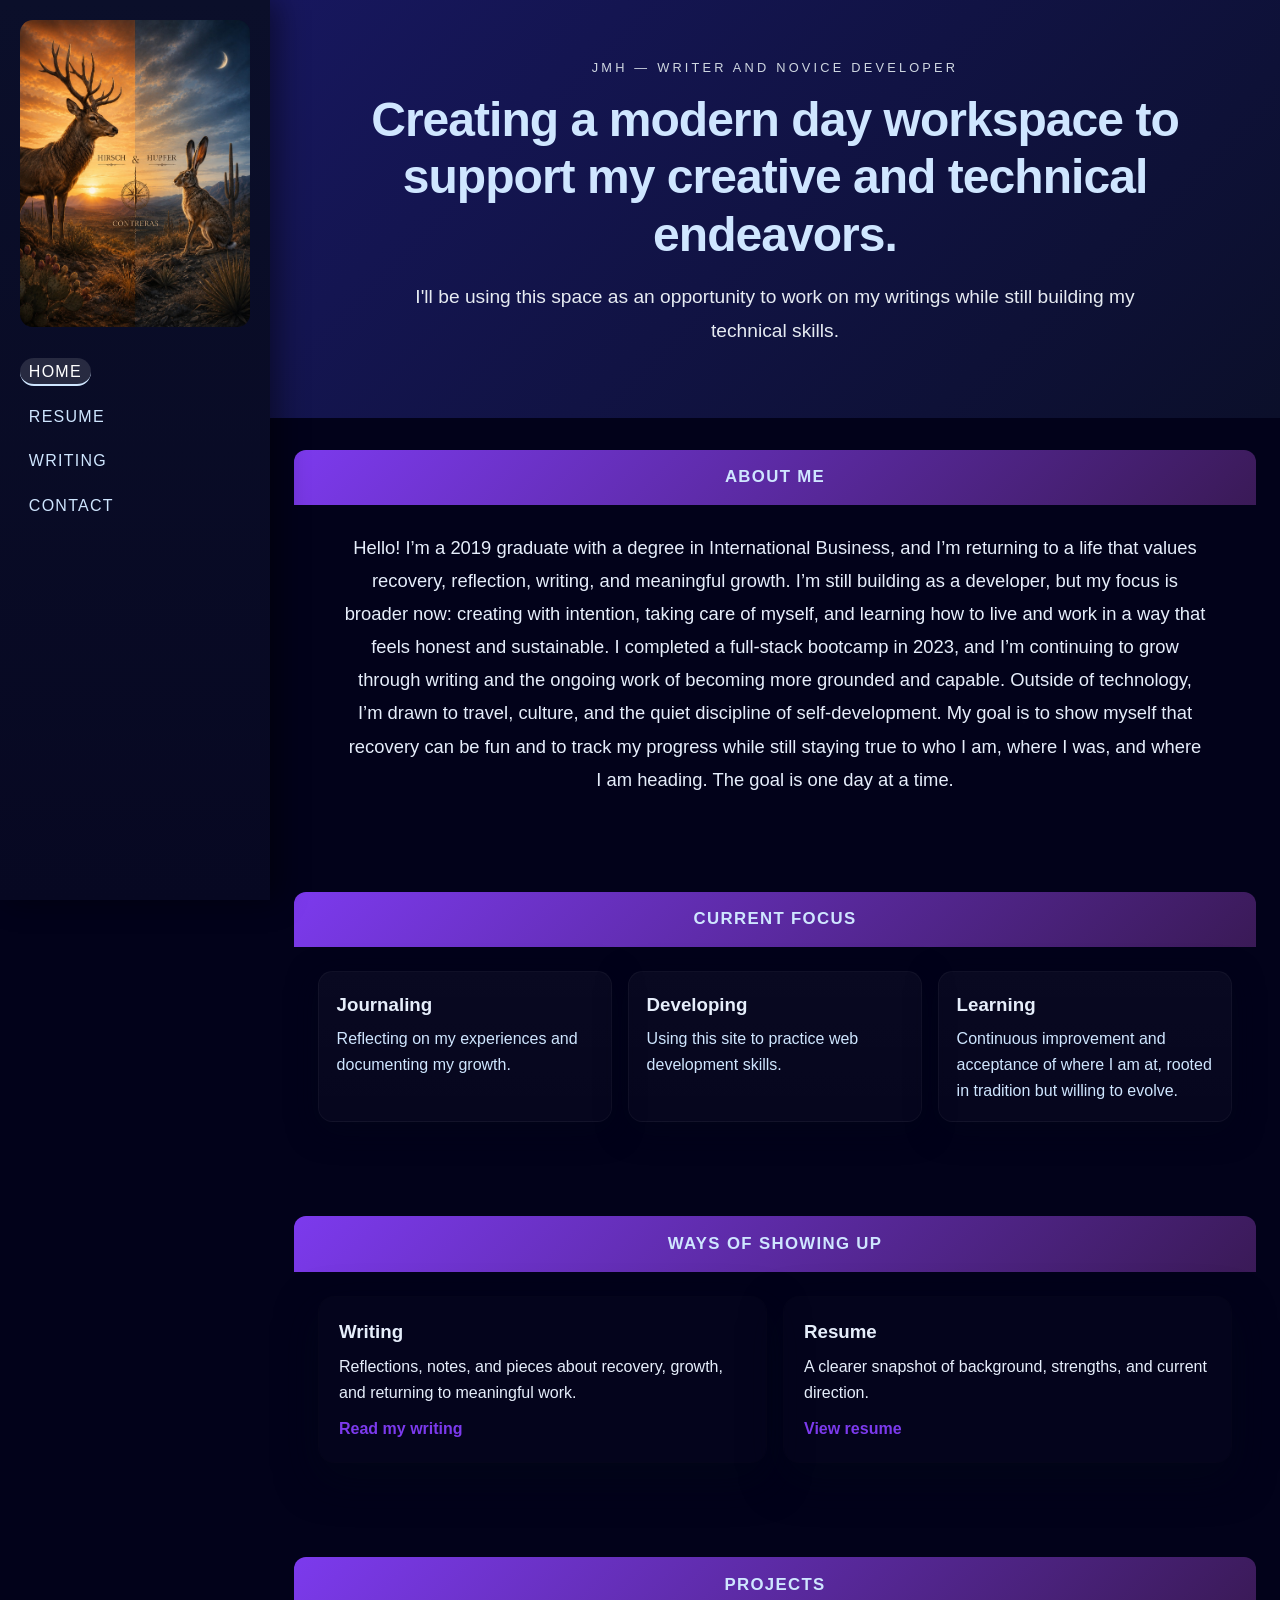
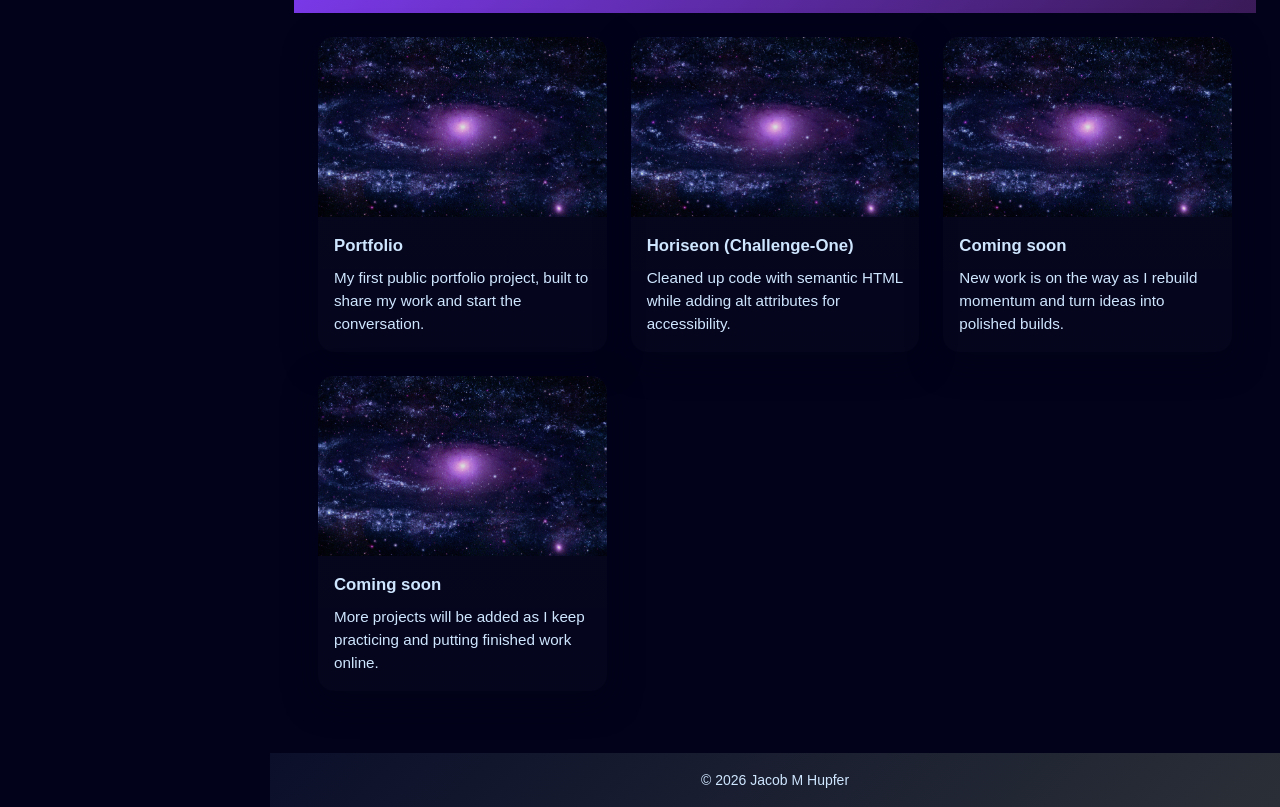
<file: index.html>
<!DOCTYPE html>
<html lang="en">

<head>
    <meta charset="UTF-8">
    <meta name="viewport" content="width=device-width, initial-scale=1.0">
    <meta name="description" content="Portfolio of Jacob M Hupfer — developer returning to software through independent projects.">
    <link rel="stylesheet" href="assets/css/style.css">
    <link rel="stylesheet" href="https://maxcdn.bootstrapcdn.com/font-awesome/4.4.0/css/font-awesome.min.css">
    <title>Jacob M Hupfer | Portfolio</title>
</head>

<body>
    <nav class="navbar" aria-label="Main navigation">
        <button class="menu-toggle" type="button" aria-expanded="false" aria-controls="navbar-menu" aria-label="Toggle navigation">
            <span></span>
            <span></span>
            <span></span>
        </button>
        <img src="assets/images/Profile Photo.jpg" alt="Jacob M Hupfer" width="230" height="300">
        <ul class="navbar-items" id="navbar-menu">
            <li><a class="active" href="index.html">Home</a></li>
            <li><a href="resume.html">Resume</a></li>
            <li><a href="writing.html">Writing</a></li>
            <li><a href="contact.html">Contact</a></li>
        </ul>
    </nav>

    <div class="page-content">
        <header class="site-header">
            <div class="hero-content">
                <p class="eyebrow">JMH — Writer and Novice Developer</p>
                <h1>Creating a modern day workspace to support my creative and technical endeavors.</h1>
                <p class="hero-copy">I'll be using this space as an opportunity to work on my writings while still building my technical skills.</p>
            </div>
        </header>

        <main>
            <section class="biography fade-in">
                <h2 id="bio">About Me</h2>
                <p>
                    Hello! I’m a 2019 graduate with a degree in International Business, and I’m returning to a life that values recovery, reflection, writing, and meaningful growth.
                    I’m still building as a developer, but my focus is broader now: creating with intention, taking care of
                    myself, and learning how to live and work in a way that feels honest and sustainable. I completed a
                    full-stack bootcamp in 2023, and I’m continuing to grow through writing and the
                    ongoing work of becoming more grounded and capable. Outside of technology, I’m drawn to travel,
                    culture, and the quiet discipline of self-development. My goal is to show myself that recovery can be fun and to 
                    track my progress while still staying true to who I am, where I was, and where I am heading. The goal is one day 
                    at a time. 
                </p>
            </section>

            <section class="focus-section fade-in">
                <h2 id="focus">Current Focus</h2>
                <div class="focus-grid">
                        <article class="focus-card">
                            <h3>Journaling</h3>
                            <p>Reflecting on my experiences and documenting my growth.</p>
                        </article>
                        <article class="focus-card">
                            <h3>Developing</h3>
                            <p>Using this site to practice web development skills.</p>
                        </article>
                        <article class="focus-card">
                            <h3>Learning</h3>
                            <p>Continuous improvement and acceptance of where I am at, rooted in tradition but willing to evolve.</p>
                        </article>
                </div>
            </section>

            <section class="path-section fade-in" id="showing-up">
                <h2>Ways of Showing Up</h2>
                <div class="path-grid">
                    <article class="path-card">
                        <h3>Writing</h3>
                        <p>Reflections, notes, and pieces about recovery, growth, and returning to meaningful work.</p>
                        <a class="text-link" href="writing.html">Read my writing</a>
                    </article>
                    <article class="path-card">
                        <h3>Resume</h3>
                        <p>A clearer snapshot of background, strengths, and current direction.</p>
                        <a class="text-link" href="resume.html">View resume</a>
                    </article>
                </div>
            </section>

            <section class="projects fade-in">
                <h2 id="projects">Projects</h2>
                <div class="project-grid">
                    <article class="card">
                        <a href="https://jmhupfer.github.io/Challenge-02/" target="_blank" rel="noopener noreferrer">
                            <img src="assets/images/Andromeda.jpg" alt="Screenshot of portfolio project">
                        </a>
                        <div class="card-body">
                            <h3>Portfolio</h3>
                            <p>My first public portfolio project, built to share my work and start the conversation.</p>
                        </div>
                    </article>

                    <article class="card">
                        <a href="https://jmhupfer.github.io/Challenge-One/" target="_blank" rel="noopener noreferrer">
                            <img src="assets/images/Andromeda.jpg" alt="Screenshot of Horiseon project">
                        </a>
                        <div class="card-body">
                            <h3>Horiseon (Challenge-One)</h3>
                            <p>Cleaned up code with semantic HTML while adding alt attributes for accessibility.</p>
                        </div>
                    </article>

                    <article class="card">
                        <img src="assets/images/Andromeda.jpg" alt="Placeholder for upcoming project">
                        <div class="card-body">
                            <h3>Coming soon</h3>
                            <p>New work is on the way as I rebuild momentum and turn ideas into polished builds.</p>
                        </div>
                    </article>

                    <article class="card">
                        <img src="assets/images/Andromeda.jpg" alt="Placeholder for upcoming project">
                        <div class="card-body">
                            <h3>Coming soon</h3>
                            <p>More projects will be added as I keep practicing and putting finished work online.</p>
                        </div>
                    </article>
                </div>
            </section>

        </main>

        <footer class="site-footer">
            <p>&copy; <span id="year"></span> Jacob M Hupfer</p>
        </footer>
    </div>

    <script>
        const reveals = document.querySelectorAll('.fade-in');
        const observer = new IntersectionObserver((entries) => {
            entries.forEach((entry) => {
                if (entry.isIntersecting) {
                    entry.target.classList.add('visible');
                    observer.unobserve(entry.target);
                }
            });
        }, { threshold: 0.15 });

        reveals.forEach((element) => observer.observe(element));
        document.getElementById('year').textContent = new Date().getFullYear();

        const menuToggle = document.querySelector('.menu-toggle');
        const navbarMenu = document.getElementById('navbar-menu');

        const setMenuState = (isOpen) => {
            if (!menuToggle || !navbarMenu) return;
            navbarMenu.classList.toggle('is-open', isOpen);
            menuToggle.setAttribute('aria-expanded', String(isOpen));
        };

        if (menuToggle && navbarMenu) {
            menuToggle.addEventListener('click', () => {
                const isOpen = !navbarMenu.classList.contains('is-open');
                setMenuState(isOpen);
            });

            window.addEventListener('resize', () => {
                if (window.innerWidth > 768) {
                    setMenuState(false);
                }
            });

            if (window.innerWidth > 768) {
                setMenuState(false);
            }
        }
    </script>
</body>

</html>
</file>
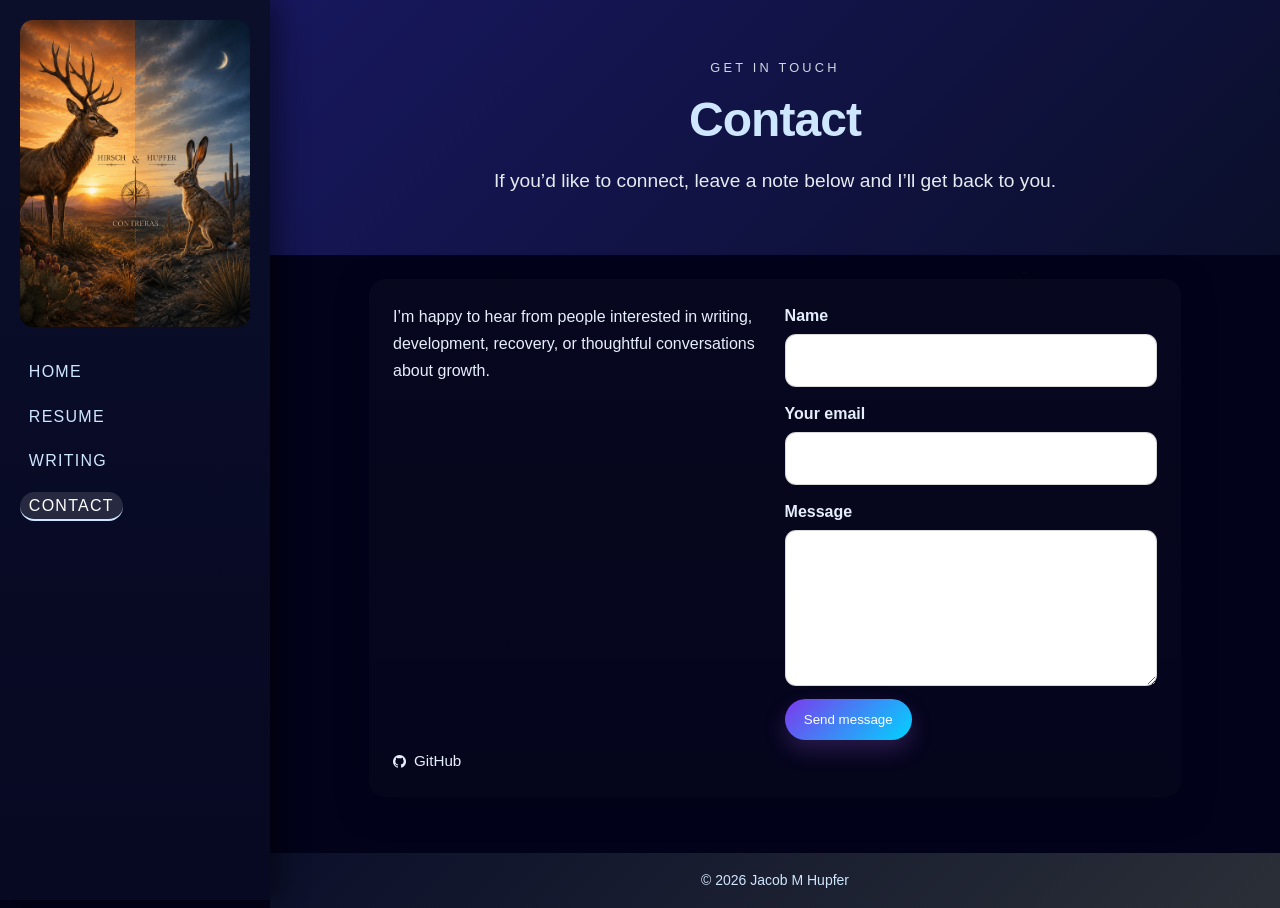
<file: contact.html>
<!DOCTYPE html>
<html lang="en">
<head>
    <meta charset="UTF-8">
    <meta name="viewport" content="width=device-width, initial-scale=1.0">
    <title>Contact | Jacob M Hupfer</title>
    <link rel="stylesheet" href="assets/css/style.css">
    <link rel="stylesheet" href="https://maxcdn.bootstrapcdn.com/font-awesome/4.4.0/css/font-awesome.min.css">
</head>
<body>
    <nav class="navbar" aria-label="Main navigation">
        <button class="menu-toggle" type="button" aria-expanded="false" aria-controls="navbar-menu" aria-label="Toggle navigation">
            <span></span>
            <span></span>
            <span></span>
        </button>
        <img src="assets/images/Profile Photo.jpg" alt="Jacob M Hupfer" width="230" height="300">
        <ul class="navbar-items" id="navbar-menu">
            <li><a href="index.html">Home</a></li>
            <li><a href="resume.html">Resume</a></li>
            <li><a href="writing.html">Writing</a></li>
            <li><a class="active" href="contact.html">Contact</a></li>
        </ul>
    </nav>

    <div class="page-content">
        <header class="site-header subpage-hero">
            <div class="hero-content">
                <p class="eyebrow">Get in touch</p>
                <h1>Contact</h1>
                <p class="hero-copy">If you’d like to connect, leave a note below and I’ll get back to you.</p>
            </div>
        </header>

        <main class="subpage-content">
            <section class="contact-shell">
                <div class="contact-details">
                    <p class="contact-intro">I’m happy to hear from people interested in writing, development, recovery, or thoughtful conversations about growth.</p>
                    <ul class="contact-links">
                        <li><i class="fa fa-github" aria-hidden="true"></i><a href="https://github.com/JMHupfer" target="_blank" rel="noopener noreferrer">GitHub</a></li>
                    </ul>
                </div>

                <form class="contact-form" id="contact-form" novalidate>
                    <div class="form-row">
                        <label for="name">Name</label>
                        <input id="name" name="name" type="text" required autocomplete="name">
                    </div>

                    <div class="form-row">
                        <label for="email">Your email</label>
                        <input id="email" name="email" type="email" required autocomplete="email">
                    </div>

                    <div class="form-row">
                        <label for="message">Message</label>
                        <textarea id="message" name="message" rows="5" required></textarea>
                    </div>

                    <button class="button primary" type="submit">Send message</button>
                    <p class="form-status" id="form-status" role="status" aria-live="polite"></p>
                </form>
            </section>
        </main>

        <footer class="site-footer">
            <p>&copy; 2026 Jacob M Hupfer</p>
        </footer>
    </div>

    <script>
        const menuToggle = document.querySelector('.menu-toggle');
        const navbarMenu = document.getElementById('navbar-menu');

        if (menuToggle && navbarMenu) {
            menuToggle.addEventListener('click', () => {
                const isOpen = navbarMenu.classList.toggle('is-open');
                menuToggle.setAttribute('aria-expanded', String(isOpen));
            });

            document.querySelectorAll('.navbar-items a').forEach((link) => {
                link.addEventListener('click', () => {
                    if (window.innerWidth <= 768) {
                        navbarMenu.classList.remove('is-open');
                        menuToggle.setAttribute('aria-expanded', 'false');
                    }
                });
            });
        }

        const form = document.getElementById('contact-form');
        const statusMessage = document.getElementById('form-status');

        form.addEventListener('submit', async (event) => {
            event.preventDefault();

            const name = document.getElementById('name').value.trim();
            const senderEmail = document.getElementById('email').value.trim();
            const message = document.getElementById('message').value.trim();

            if (!name || !senderEmail || !message) {
                statusMessage.textContent = 'Please fill in each field before sending.';
                statusMessage.className = 'form-status error';
                return;
            }

            statusMessage.textContent = 'Sending your message...';
            statusMessage.className = 'form-status';

            const formData = new FormData(form);
            formData.set('_subject', `Portfolio contact from ${name}`);
            formData.set('_captcha', 'false');
            formData.set('_template', 'table');

            try {
                const response = await fetch('https://formsubmit.co/ajax/jacobhupfer@gmail.com', {
                    method: 'POST',
                    body: formData
                });

                if (!response.ok) {
                    throw new Error('Unable to send message');
                }

                form.reset();
                statusMessage.textContent = 'Thanks! Your message has been sent.';
                statusMessage.className = 'form-status success';
            } catch (error) {
                statusMessage.textContent = 'Sorry, that did not go through. Please try again later.';
                statusMessage.className = 'form-status error';
            }
        });
    </script>
</body>
</html>
</file>
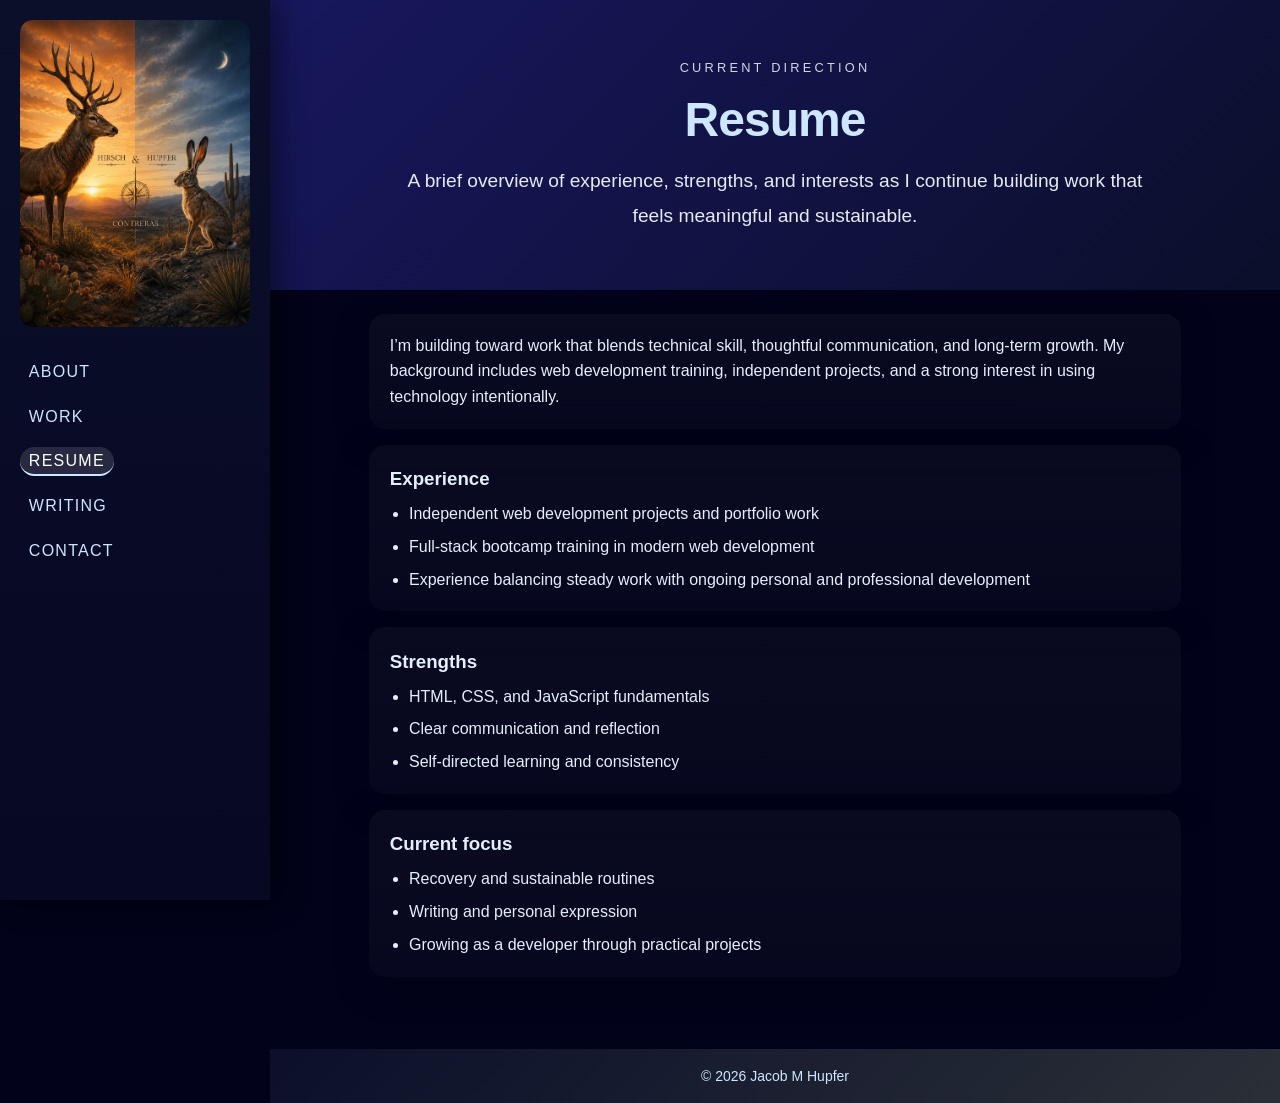
<file: resume.html>
<!DOCTYPE html>
<html lang="en">
<head>
    <meta charset="UTF-8">
    <meta name="viewport" content="width=device-width, initial-scale=1.0">
    <title>Resume | Jacob M Hupfer</title>
    <link rel="stylesheet" href="assets/css/style.css">
</head>
<body>
    <nav class="navbar" aria-label="Main navigation">
        <img src="assets/images/Profile Photo.jpg" alt="Jacob M Hupfer" width="230" height="300">
        <ul class="navbar-items">
            <li><a href="index.html#bio">About</a></li>
            <li><a href="index.html#projects">Work</a></li>
            <li><a class="active" href="resume.html">Resume</a></li>
            <li><a href="writing.html">Writing</a></li>
            <li><a href="contact.html">Contact</a></li>
        </ul>
    </nav>

    <div class="page-content">
        <header class="site-header subpage-hero">
            <div class="hero-content">
                <p class="eyebrow">Current direction</p>
                <h1>Resume</h1>
                <p class="hero-copy">A brief overview of experience, strengths, and interests as I continue building work that feels meaningful and sustainable.</p>
            </div>
        </header>

        <main class="subpage-content">
            <section class="intro">
                <p>I’m building toward work that blends technical skill, thoughtful communication, and long-term growth. My background includes web development training, independent projects, and a strong interest in using technology intentionally.</p>
            </section>

            <section class="section-card">
                <h3>Experience</h3>
                <ul>
                    <li>Independent web development projects and portfolio work</li>
                    <li>Full-stack bootcamp training in modern web development</li>
                    <li>Experience balancing steady work with ongoing personal and professional development</li>
                </ul>
            </section>

            <section class="section-card">
                <h3>Strengths</h3>
                <ul>
                    <li>HTML, CSS, and JavaScript fundamentals</li>
                    <li>Clear communication and reflection</li>
                    <li>Self-directed learning and consistency</li>
                </ul>
            </section>

            <section class="section-card">
                <h3>Current focus</h3>
                <ul>
                    <li>Recovery and sustainable routines</li>
                    <li>Writing and personal expression</li>
                    <li>Growing as a developer through practical projects</li>
                </ul>
            </section>
        </main>

        <footer class="site-footer">
            <p>&copy; 2026 Jacob M Hupfer</p>
        </footer>
    </div>
</body>
</html>
</file>
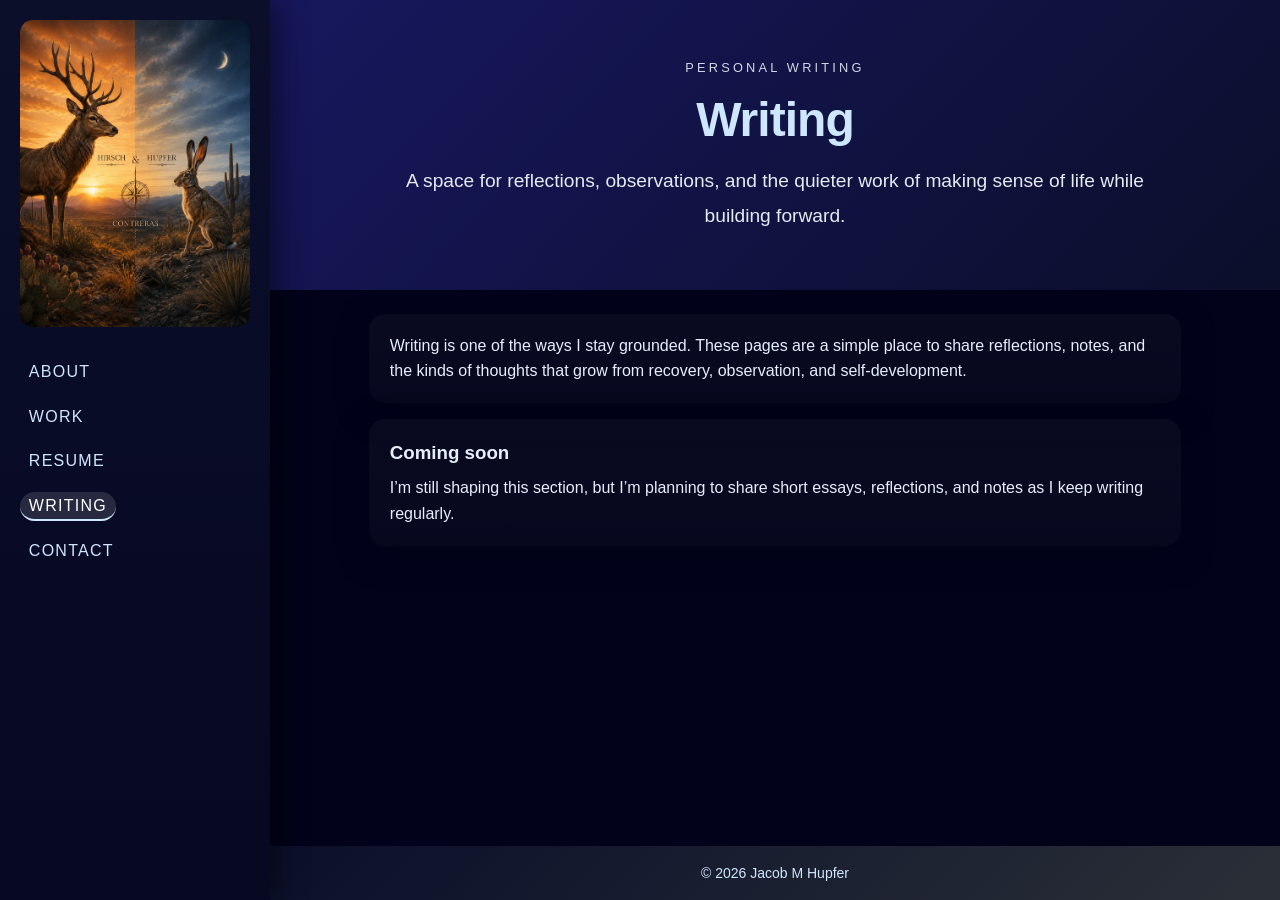
<file: writing.html>
<!DOCTYPE html>
<html lang="en">
<head>
    <meta charset="UTF-8">
    <meta name="viewport" content="width=device-width, initial-scale=1.0">
    <title>Writing | Jacob M Hupfer</title>
    <link rel="stylesheet" href="assets/css/style.css">
</head>
<body>
    <nav class="navbar" aria-label="Main navigation">
        <img src="assets/images/Profile Photo.jpg" alt="Jacob M Hupfer" width="230" height="300">
        <ul class="navbar-items">
            <li><a href="index.html#bio">About</a></li>
            <li><a href="index.html#projects">Work</a></li>
            <li><a href="resume.html">Resume</a></li>
            <li><a class="active" href="writing.html">Writing</a></li>
            <li><a href="contact.html">Contact</a></li>
        </ul>
    </nav>

    <div class="page-content">
        <header class="site-header subpage-hero">
            <div class="hero-content">
                <p class="eyebrow">Personal writing</p>
                <h1>Writing</h1>
                <p class="hero-copy">A space for reflections, observations, and the quieter work of making sense of life while building forward.</p>
            </div>
        </header>

        <main class="subpage-content">
            <section class="intro">
                <p>Writing is one of the ways I stay grounded. These pages are a simple place to share reflections, notes, and the kinds of thoughts that grow from recovery, observation, and self-development.</p>
            </section>

            <section class="section-card">
                <h3>Coming soon</h3>
                <p>I’m still shaping this section, but I’m planning to share short essays, reflections, and notes as I keep writing regularly.</p>
            </section>
        </main>

        <footer class="site-footer">
            <p>&copy; 2026 Jacob M Hupfer</p>
        </footer>
    </div>
</body>
</html>
</file>
<file: assets/css/style.css>
:root {
  --sidebar-width: 270px;
  --color-bg: #02021a; /* deep space */
  --color-dark: #0b0f2a; /* navy/indigo */
  --color-black: #e6eefb; /* main text (light on dark) */
  --color-light: #cfe6ff; /* muted light */
  --color-accent: #7c3aed; /* violet */
  --color-accent-2: #00d4ff; /* cyan accent */
  --color-accent-3: #3a1a57; /* red accent */
  --color-space: #17175e; /* deep space */
  --color-space-2: #0b0f2a; /* navy/indigo */
  --shadow: 0 16px 40px rgba(2, 6, 23, 0.6);
}

* {
  box-sizing: border-box;
  margin: 0;
  padding: 0;
}

html {
  scroll-behavior: smooth;
}

body {
  font-family: 'Segoe UI', Tahoma, Geneva, Verdana, sans-serif;
  background: radial-gradient(circle at 10% 10%, rgba(255,255,255,0.02) 0, rgba(255,255,255,0) 2px),
              radial-gradient(circle at 80% 30%, rgba(255,255,255,0.016) 0, rgba(255,255,255,0) 2px),
              linear-gradient(180deg, #02021a 0%, var(--color-bg) 100%);
  color: var(--color-black);
  line-height: 1.6;
  overflow-x: hidden;
}

a {
  color: inherit;
  text-decoration: none;
}

img {
  display: block;
  max-width: 100%;
  height: auto;
}

.navbar {
  position: fixed;
  top: 0;
  left: 0;
  width: var(--sidebar-width);
  height: 100vh;
  padding: 20px;
  background: linear-gradient(180deg, var(--color-dark) 0%, #070822 100%);
  color: var(--color-light);
  z-index: 100;
  box-shadow: 8px 0 28px rgba(0, 0, 0, 0.45);
}

.navbar img {
  width: 100%;
  height: auto;
  margin-bottom: 2rem;
  object-fit: cover;
  border-radius: 0.8rem;
}

.navbar-items {
  display: flex;
  flex-direction: column;
  gap: 1.2rem;
  list-style: none;
  text-transform: uppercase;
  font-size: 1rem;
  letter-spacing: 0.08em;
}

.menu-toggle {
  display: none;
  border: 0;
  background: transparent;
  padding: 0.2rem;
  cursor: pointer;
  margin-bottom: 0.75rem;
}

.menu-toggle span {
  display: block;
  width: 24px;
  height: 2px;
  background: var(--color-light);
  margin: 4px 0;
  border-radius: 999px;
}

.navbar-items a {
  color: var(--color-light);
  transition: border-color 0.2s ease, color 0.2s ease, background-color 0.2s ease;
  padding: 0.3rem 0.55rem;
  border-radius: 999px;
}

.navbar-items a:hover,
.navbar-items a:focus-visible {
  color: #fff;
  border-bottom: 2px solid var(--color-light);
}

.navbar-items a.active {
  background-color: rgba(255, 255, 255, 0.12);
  color: #fff;
  border-bottom: 2px solid var(--color-light);
}

.page-content {
  margin-left: var(--sidebar-width);
  min-height: 100vh;
  display: flex;
  flex-direction: column;
}

.site-header {
  background: linear-gradient(135deg, var(--color-space) 0%, var(--color-space-2) 100%);
  color: var(--color-light);
  padding: 3.4rem 1.5rem 2.8rem;
}

.hero-content {
  max-width: 920px;
  margin: 0 auto;
  text-align: center;
}

.eyebrow {
  display: inline-block;
  margin-bottom: 0.75rem;
  font-size: 0.8rem;
  letter-spacing: 0.25em;
  text-transform: uppercase;
  color: #cfd7e1;
}

.site-header h1 {
  font-size: clamp(2rem, 4vw, 3rem);
  font-weight: 600;
  line-height: 1.2;
  margin-bottom: 1rem;
  letter-spacing: -0.02em;
}

.hero-copy {
  font-size: clamp(1rem, 2vw, 1.2rem);
  line-height: 1.8;
  color: #e6ebf2;
  max-width: 760px;
  margin: 0 auto 1.5rem;
}

.hero-actions {
  display: none;
}

.site-header .button {
  display: none !important;
}

.button {
  display: inline-flex;
  align-items: center;
  justify-content: center;
  padding: 0.8rem 1.2rem;
  border-radius: 999px;
  transition: transform 0.2s ease, box-shadow 0.2s ease;
}

.button:hover,
.button:focus-visible {
  transform: translateY(-2px);
}

.button.primary {
  background: linear-gradient(135deg, var(--color-accent), var(--color-accent-2));
  color: white;
  box-shadow: 0 10px 22px rgba(155, 93, 229, 0.24);
}

.button.secondary {
  border: 1px solid rgba(255, 255, 255, 0.28);
  color: var(--color-light);
  background: rgba(255, 255, 255, 0.06);
}

main section {
  padding: 0 1.5rem 2.4rem;
}

main h2 {
  text-align: center;
  padding: 0.9rem 1rem;
  background: linear-gradient(135deg, var(--color-accent), var(--color-accent-3));
  color: var(--color-light);
  text-transform: uppercase;
  font-size: 1.05rem;
  font-weight: 600;
  letter-spacing: 0.08em;
  border-radius: 0.75rem 0.75rem 0 0;
}

.biography,
.focus-section,
.projects,
.resume-section,
.contacts {
  margin-top: 2rem;
}

.biography p {
  padding: 1.6rem 1.8rem;
  font-size: clamp(1rem, 2vw, 1.15rem);
  line-height: 1.8;
  text-align: center;
  max-width: 920px;
  margin: 0 auto;
}

.focus-grid {
  display: grid;
  grid-template-columns: repeat(auto-fit, minmax(220px, 1fr));
  gap: 1rem;
  padding: 1.5rem;
}

.focus-card {
  padding: 1.1rem;
  background: linear-gradient(180deg, rgba(255,255,255,0.03), rgba(255,255,255,0.02));
  border: 1px solid rgba(255,255,255,0.04);
  border-radius: 0.9rem;
  box-shadow: 0 8px 30px rgba(2,6,23,0.5);
  color: var(--color-light);
}

.focus-card h3 {
  margin-bottom: 0.4rem;
  color: var(--color-black);
}

.project-grid {
  display: grid;
  grid-template-columns: repeat(auto-fit, minmax(270px, 1fr));
  gap: 1.5rem;
  padding: 1.5rem;
}

.card {
  display: flex;
  flex-direction: column;
  background: linear-gradient(180deg, rgba(255,255,255,0.02), rgba(255,255,255,0.01));
  border-radius: 1rem;
  overflow: hidden;
  box-shadow: 0 10px 32px rgba(2,6,23,0.55);
  transition: transform 0.2s ease, box-shadow 0.2s ease;
}

.card:hover,
.card:focus-within {
  transform: translateY(-5px);
  box-shadow: 0 18px 36px rgba(19, 21, 26, 0.16);
}

.card a {
  display: block;
}

.card img {
  width: 100%;
  aspect-ratio: 16 / 10;
  object-fit: cover;
  transition: opacity 0.24s ease, filter 0.24s ease;
  filter: brightness(0.86) saturate(1.02);
}

.card a:hover img,
.card a:focus-visible img {
  opacity: 0.8;
}

.card-body {
  padding: 1rem;
  color: var(--color-light);
  flex: 1;
}

.card-body h3 {
  font-size: 1.05rem;
  font-weight: 600;
  margin-bottom: 0.45rem;
}

.card-body p {
  font-size: 0.95rem;
  line-height: 1.5;
}

.resume-section p {
  padding: 1.5rem;
  font-size: 1.05rem;
  line-height: 1.7;
  text-align: center;
}

.contact-links {
  display: flex;
  flex-wrap: wrap;
  justify-content: center;
  gap: 1rem 2rem;
  list-style: none;
  padding: 1.5rem;
  text-transform: uppercase;
  font-size: 0.95rem;
}

.contact-links li {
  display: flex;
  align-items: center;
  gap: 0.5rem;
}

.contact-links a:hover,
.contact-links a:focus-visible {
  border-bottom: 2px solid var(--color-black);
}

.path-section {
  margin-top: 2rem;
}

.path-grid {
  display: grid;
  grid-template-columns: repeat(auto-fit, minmax(260px, 1fr));
  gap: 1rem;
  padding: 1.5rem;
}

.path-card {
  padding: 1.25rem;
  background: rgba(255,255,255,0.01);
  border: 1px solid rgba(19, 21, 26, 0.07);
  border-radius: 1rem;
  box-shadow: var(--shadow);
}

.path-card h3 {
  margin-bottom: 0.45rem;
}

.text-link {
  display: inline-block;
  margin-top: 0.7rem;
  font-weight: 600;
  color: var(--color-accent);
}

.contact-shell {
  display: grid;
  grid-template-columns: repeat(auto-fit, minmax(270px, 1fr));
  gap: 1.2rem;
  padding: 1.5rem;
  background: linear-gradient(180deg, rgba(255,255,255,0.02), rgba(255,255,255,0.01));
  border-radius: 1rem;
  box-shadow: 0 10px 30px rgba(2,6,23,0.5);
}

.contact-details {
  display: flex;
  flex-direction: column;
  justify-content: space-between;
  gap: 1rem;
}

.contact-intro {
  font-size: 1rem;
  line-height: 1.7;
}

.contact-links {
  display: grid;
  gap: 0.8rem;
  justify-content: start;
  padding: 0;
  text-transform: none;
}

.contact-form {
  display: grid;
  gap: 0.85rem;
}

.form-row {
  display: grid;
  gap: 0.35rem;
}

.form-row label {
  font-weight: 600;
}

.form-row input,
.form-row textarea {
  width: 100%;
  padding: 0.8rem 0.9rem;
  border: 1px solid rgba(19, 21, 26, 0.16);
  border-radius: 0.7rem;
  font: inherit;
  background: #fff;
}

.form-row textarea {
  resize: vertical;
}

.contact-form button {
  border: 0;
  cursor: pointer;
  justify-self: start;
}

.form-status {
  min-height: 1.25rem;
  font-size: 0.95rem;
  color: var(--color-dark);
  transition: color 0.2s ease, transform 0.2s ease;
}

.form-status.success {
  color: #1f7a43;
  transform: translateY(-2px);
  animation: pulse-success 0.6s ease;
}

.form-status.error {
  color: #b00020;
  transform: translateY(-2px);
}

@keyframes pulse-success {
  0% { transform: scale(0.98); }
  50% { transform: scale(1.01); }
  100% { transform: scale(1); }
}

.subpage-hero {
  padding-bottom: 2rem;
}

.subpage-content {
  padding: 1.5rem;
  max-width: 860px;
  margin: 0 auto 2rem;
}

.subpage-content .intro,
.subpage-content .section-card {
  background: linear-gradient(180deg, rgba(255,255,255,0.03), rgba(255,255,255,0.02));
  border-radius: 1rem;
  box-shadow: 0 10px 30px rgba(2,6,23,0.5);
  padding: 1.2rem 1.3rem;
  margin-bottom: 1rem;
}

.section-card h3 {
  margin-bottom: 0.45rem;
}

.section-card ul {
  padding-left: 1.2rem;
  display: grid;
  gap: 0.45rem;
}

.site-footer {
  margin-top: auto;
  background: linear-gradient(135deg, var(--color-dark), #2a2f37);
  color: var(--color-light);
  text-align: center;
  padding: 1rem;
  font-size: 0.875rem;
}

.fade-in {
  opacity: 0;
  transform: translateY(22px);
  transition: opacity 0.6s ease, transform 0.6s ease;
}

.fade-in.visible {
  opacity: 1;
  transform: translateY(0);
}

@media (max-width: 900px) {
  .navbar {
    width: 220px;
  }

  .page-content {
    margin-left: 220px;
  }
}

@media (max-width: 768px) {
  .navbar {
    position: static;
    width: 100%;
    height: auto;
    box-shadow: none;
    padding: 1rem 1rem 0.75rem;
  }

  .menu-toggle {
    display: inline-block;
  }

  .navbar img {
    max-width: 160px;
    margin: 0 auto 1rem;
  }

  .navbar-items {
    display: none;
    flex-direction: column;
    align-items: center;
    gap: 0.7rem 0.85rem;
    margin-top: 0.5rem;
  }

  .navbar-items.is-open {
    display: flex;
  }

  .navbar-items a {
    display: inline-flex;
    align-items: center;
    justify-content: center;
    padding: 0.45rem 0.7rem;
    font-size: 0.9rem;
  }

  .page-content {
    margin-left: 0;
  }

  .site-header {
    padding: 2.4rem 1rem 2rem;
  }

  .site-header h1 {
    font-size: clamp(1.6rem, 6vw, 2.2rem);
  }

  .project-grid,
  .focus-grid,
  .path-grid {
    grid-template-columns: 1fr;
    padding: 1rem 0;
  }

  .contact-shell {
    padding: 1rem;
  }

  .contact-links {
    flex-direction: column;
    align-items: center;
  }
}

@media (max-width: 480px) {
  .button {
    width: 100%;
  }

  main section {
    padding: 0 0.9rem 1.2rem;
  }

  .biography p {
    padding: 1rem 0.8rem;
    text-align: left;
  }

  .path-card,
  .focus-card,
  .card {
    border-radius: 0.85rem;
  }

  .subpage-content {
    padding: 1rem 0.85rem 1.5rem;
  }
}

@media (prefers-reduced-motion: reduce) {
  html {
    scroll-behavior: auto;
  }

  .fade-in {
    opacity: 1;
    transform: none;
    transition: none;
  }

  .button,
  .card {
    transition: none;
  }
}
</file>
